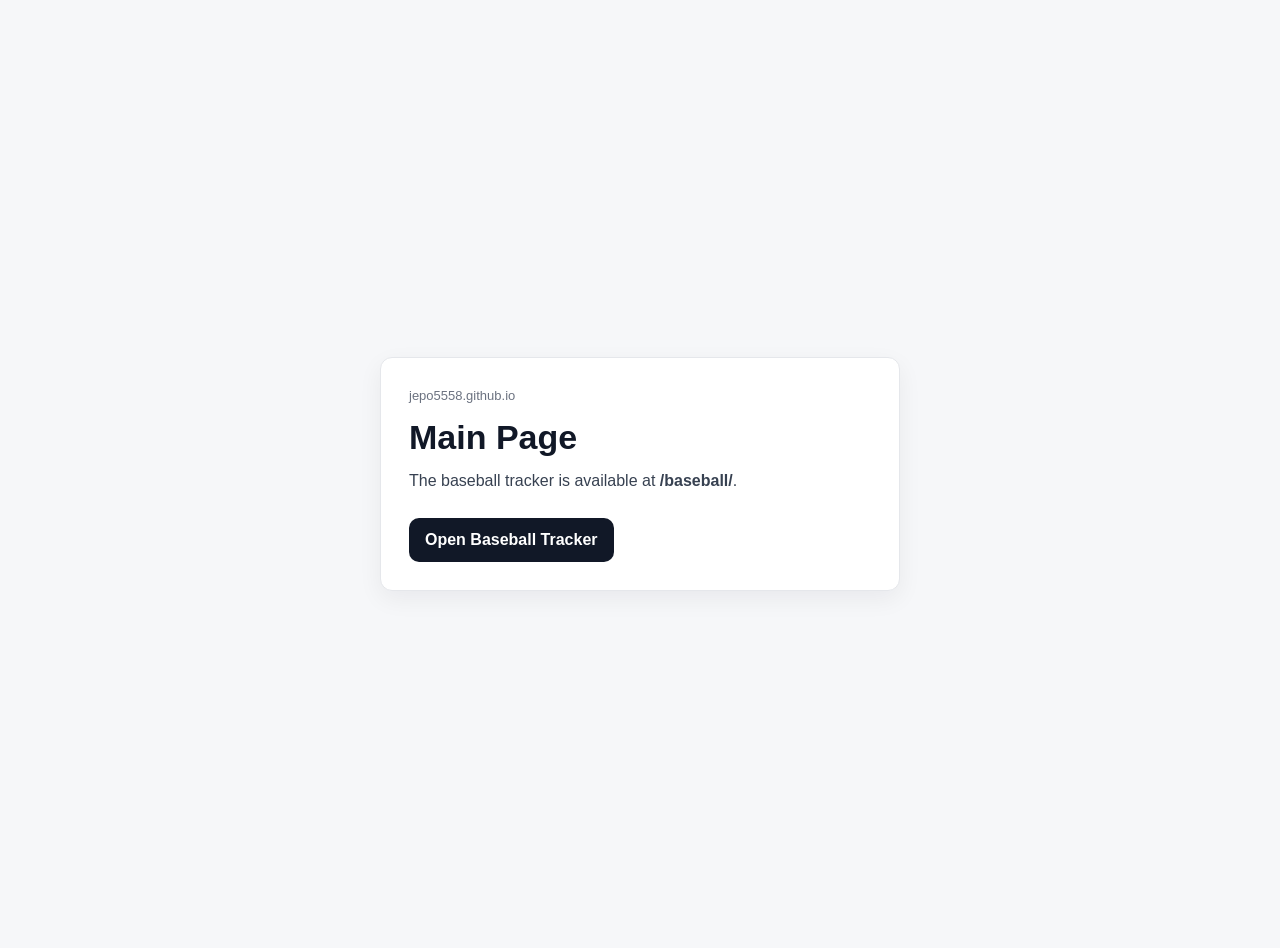
<file: index.html>
<!doctype html>
<html lang="en">
  <head>
    <meta charset="UTF-8" />
    <meta name="viewport" content="width=device-width, initial-scale=1.0" />
    <title>jepo5558</title>
    <meta
      name="description"
      content="Main page for jepo5558, with a link to the baseball tracker."
    />
    <style>
      :root {
        color-scheme: light;
      }

      body {
        margin: 0;
        font-family: Arial, Helvetica, sans-serif;
        background: #f6f7f9;
        color: #111827;
      }

      main {
        min-height: 100vh;
        display: grid;
        place-items: center;
        padding: 24px;
      }

      .panel {
        width: min(100%, 520px);
        background: #ffffff;
        border: 1px solid #e5e7eb;
        border-radius: 12px;
        padding: 28px;
        box-sizing: border-box;
        box-shadow: 0 8px 24px rgba(15, 23, 42, 0.06);
      }

      .eyebrow {
        margin: 0 0 12px;
        font-size: 13px;
        color: #6b7280;
      }

      h1 {
        margin: 0;
        font-size: 34px;
        line-height: 1.1;
      }

      p {
        margin: 12px 0 0;
        line-height: 1.6;
        color: #374151;
      }

      .actions {
        margin-top: 24px;
        display: flex;
        gap: 12px;
        flex-wrap: wrap;
      }

      a {
        display: inline-flex;
        align-items: center;
        justify-content: center;
        min-height: 44px;
        padding: 0 16px;
        border-radius: 10px;
        text-decoration: none;
        font-weight: 700;
      }

      .primary {
        background: #111827;
        color: white;
      }

      .secondary {
        border: 1px solid #d1d5db;
        color: #111827;
        background: #fff;
      }
    </style>
  </head>
  <body>
    <main>
      <section class="panel">
        <p class="eyebrow">jepo5558.github.io</p>
        <h1>Main Page</h1>
        <p>The baseball tracker is available at <strong>/baseball/</strong>.</p>
        <div class="actions">
          <a class="primary" href="/baseball/">Open Baseball Tracker</a>
        </div>
      </section>
    </main>
  </body>
</html>
</file>
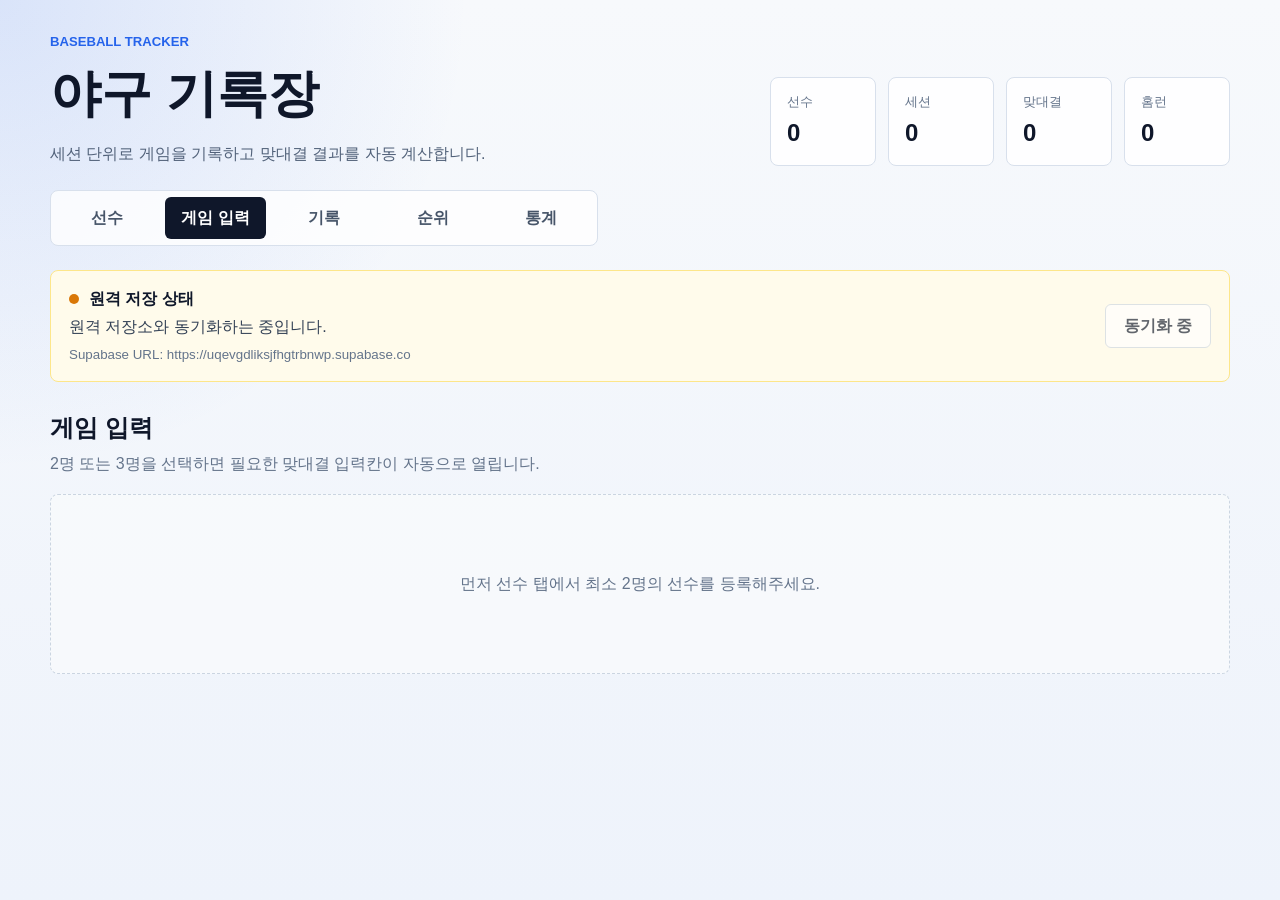
<file: baseball/index.html>
<!doctype html>
<html lang="ko">
  <head>
    <meta charset="UTF-8" />
    <meta name="viewport" content="width=device-width, initial-scale=1.0" />
    <title>Baseball Tracker</title>
    <script type="module" crossorigin src="/baseball/assets/index-DBZT8vGa.js"></script>
    <link rel="stylesheet" crossorigin href="/baseball/assets/index-DvAVbMMu.css">
  </head>
  <body>
    <div id="root"></div>
    <script src="./app-config.js"></script>
  </body>
</html>
</file>
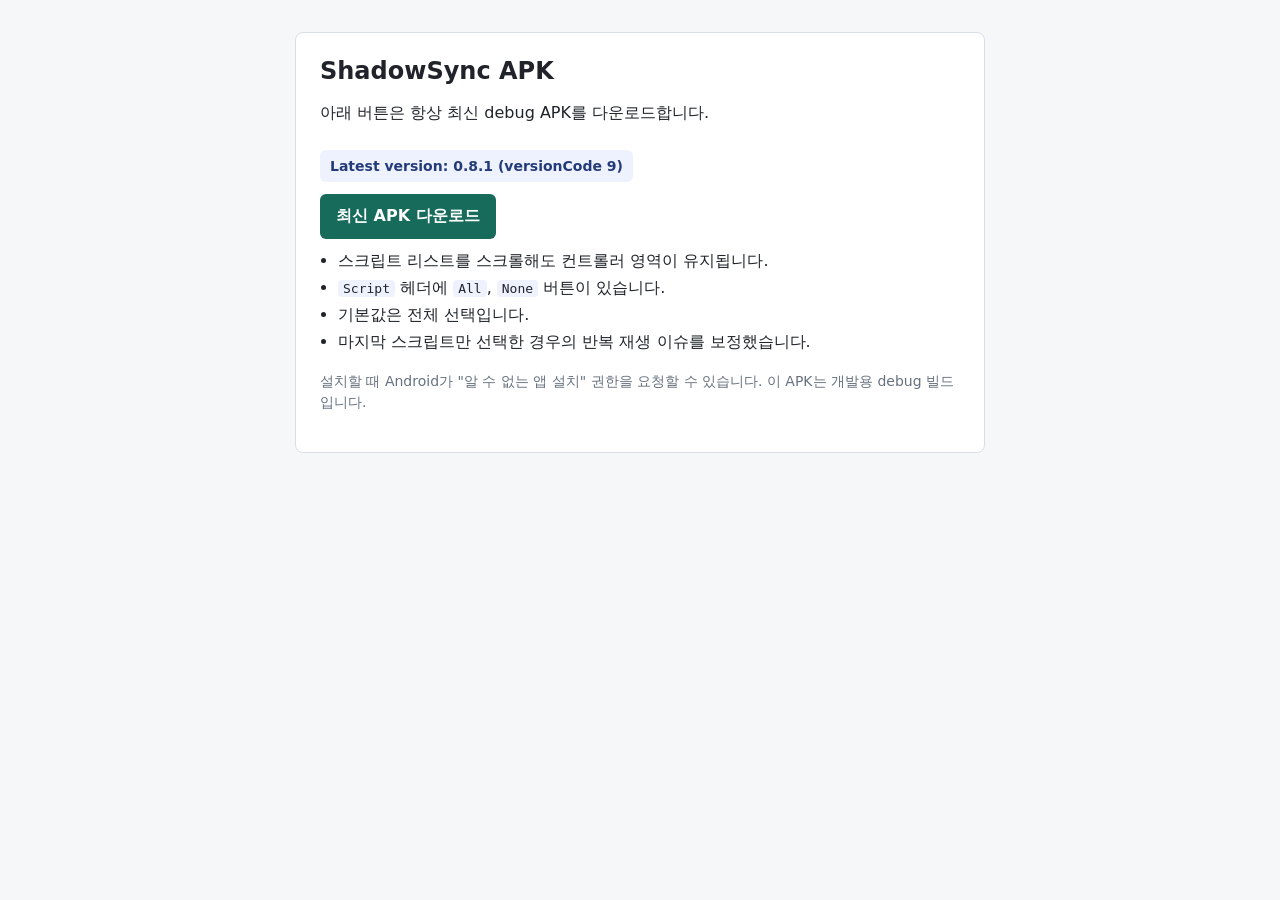
<file: plan/downloads/index.html>
﻿<!doctype html>
<html lang="ko">
  <head>
    <meta charset="UTF-8" />
    <meta name="viewport" content="width=device-width, initial-scale=1.0" />
    <title>ShadowSync APK Download</title>
    <style>
      body {
        background: #f6f7f9;
        color: #20242a;
        font-family: Inter, ui-sans-serif, system-ui, -apple-system, BlinkMacSystemFont, "Segoe UI", sans-serif;
        margin: 0;
        padding: 32px 18px;
      }
      main {
        background: #fff;
        border: 1px solid #d9dee5;
        border-radius: 8px;
        margin: 0 auto;
        max-width: 640px;
        padding: 24px;
      }
      h1 { font-size: 24px; margin: 0 0 12px; }
      p { line-height: 1.55; }
      .button {
        background: #176b5b;
        border-radius: 6px;
        color: #fff;
        display: inline-block;
        font-weight: 700;
        margin-top: 12px;
        padding: 12px 16px;
        text-decoration: none;
      }
      .note {
        color: #66717f;
        font-size: 14px;
        margin-top: 18px;
      }
      .version {
        background: #eef2ff;
        border-radius: 6px;
        color: #243b7a;
        display: inline-block;
        font-size: 14px;
        font-weight: 700;
        margin-top: 8px;
        padding: 8px 10px;
      }
      ul { margin: 12px 0 0 18px; padding: 0; }
      li { margin: 6px 0; }
      code { background: #eef2ff; border-radius: 4px; padding: 1px 5px; }
    </style>
  </head>
  <body>
    <main>
      <h1>ShadowSync APK</h1>
      <p>아래 버튼은 항상 최신 debug APK를 다운로드합니다.</p>
      <div class="version">Latest version: 0.8.1 (versionCode 9)</div>
      <br />
      <a class="button" href="https://raw.githubusercontent.com/jepo5558/jepo5558.github.io/main/plan/downloads/ShadowSync-debug.apk?v=0.8.1" download>최신 APK 다운로드</a>
      <ul>
        <li>스크립트 리스트를 스크롤해도 컨트롤러 영역이 유지됩니다.</li>
        <li><code>Script</code> 헤더에 <code>All</code>, <code>None</code> 버튼이 있습니다.</li>
        <li>기본값은 전체 선택입니다.</li>
        <li>마지막 스크립트만 선택한 경우의 반복 재생 이슈를 보정했습니다.</li>
      </ul>
      <p class="note">설치할 때 Android가 "알 수 없는 앱 설치" 권한을 요청할 수 있습니다. 이 APK는 개발용 debug 빌드입니다.</p>
    </main>
  </body>
</html>
</file>
<file: baseball/assets/index-DvAVbMMu.css>
:root{font-family:Inter,Apple SD Gothic Neo,Noto Sans KR,sans-serif;color:#0f172a;background:#eff4fb;line-height:1.5;font-weight:400}*{box-sizing:border-box}html,body,#root{min-height:100%;margin:0}body{background:radial-gradient(circle at top left,rgba(37,99,235,.14),transparent 30%),linear-gradient(180deg,#f7f9fc,#eef3fb)}button,input,select{font:inherit}button{cursor:pointer}.app-shell{min-height:100vh;padding:32px 20px 48px}.app-content{max-width:1180px;margin:0 auto}.page-header{display:flex;justify-content:space-between;align-items:flex-end;gap:24px;flex-wrap:wrap;margin-bottom:24px}.page-title h1{margin:4px 0 0;font-size:clamp(2.2rem,4vw,3.2rem)}.page-copy{margin:10px 0 0;color:#52627a}.eyebrow{margin:0;font-size:.82rem;font-weight:700;color:#2563eb;text-transform:uppercase}.summary-strip{display:grid;grid-template-columns:repeat(4,minmax(96px,1fr));gap:12px;min-width:min(100%,460px)}.summary-strip div{padding:14px 16px;border:1px solid #d8e0ec;border-radius:8px;background:#ffffffe6}.summary-strip span{display:block;color:#64748b;font-size:.82rem}.summary-strip strong{display:block;margin-top:4px;font-size:1.5rem}.tab-nav{display:inline-grid;grid-template-columns:repeat(5,minmax(88px,1fr));gap:8px;padding:6px;border:1px solid #d8e0ec;border-radius:8px;background:#fffc;margin-bottom:24px}.tab-button{min-height:42px;padding:0 16px;border:0;border-radius:6px;background:transparent;color:#475569;font-weight:600}.tab-button.active{background:#0f172a;color:#fff}.sync-banner{display:flex;justify-content:space-between;align-items:center;gap:16px;padding:16px 18px;border:1px solid #d8e0ec;border-radius:8px;background:#ffffffe0}.sync-banner.remote{border-color:#bfdbfe;background:#eff6ff}.sync-banner.connecting{border-color:#fde68a;background:#fffbeb}.sync-banner.local{border-color:#e2e8f0;background:#f8fafc}.sync-copy p,.sync-copy small{margin:0}.sync-copy p{margin-top:4px;color:#334155}.sync-copy small{display:block;margin-top:6px;color:#64748b}.sync-head{display:flex;align-items:center;gap:10px}.status-dot{width:10px;height:10px;border-radius:999px;background:#2563eb;flex:0 0 auto}.sync-banner.connecting .status-dot{background:#d97706}.sync-banner.local .status-dot{background:#64748b}.sync-actions{display:flex;align-items:center;gap:10px}.section{padding:28px 0 0}.section+.section{margin-top:28px}.section-heading{margin-bottom:18px}.section-heading h2,.section-heading h3{margin:0}.section-heading p{margin:6px 0 0;color:#64748b}.section-heading.secondary{margin-top:0}.inline-form{display:flex;gap:12px;align-items:center;max-width:540px}.inline-form input{flex:1}.primary-button,.secondary-button,.table-button,.segment-button{min-height:44px;padding:0 18px;border-radius:6px;font-weight:700}.primary-button{border:0;background:#2563eb;color:#fff}.secondary-button,.table-button,.segment-button{border:1px solid #cbd5e1;background:#fff;color:#0f172a}.segment-button.active{border-color:#0f172a;background:#0f172a;color:#fff}.segment-button:disabled{cursor:not-allowed;border-color:#d8e0ec;color:#94a3b8;background:#f8fafc}.primary-button:disabled,.secondary-button:disabled,.table-button:disabled,.segment-button:disabled,.tab-button:disabled,input:disabled,select:disabled{cursor:not-allowed;opacity:.65}.form-stack{display:grid;gap:18px}.field-row{display:grid;grid-template-columns:minmax(220px,280px) minmax(240px,320px);gap:16px}.participant-grid{display:grid;grid-template-columns:repeat(3,minmax(0,1fr));gap:16px}.field{display:flex;flex-direction:column;gap:8px}.field span{font-weight:600;color:#334155}.field input,.field select{width:100%;min-height:44px;padding:0 14px;border:1px solid #cbd5e1;border-radius:6px;background:#fff}.segmented-control{display:inline-grid;grid-template-columns:repeat(2,minmax(96px,1fr));gap:8px}.warning-text{margin:14px 0 0;color:#b91c1c;font-weight:600}.duel-list{display:grid;gap:18px;margin-top:24px}.duel-block{padding:20px;border:1px solid #d8e0ec;border-radius:8px;background:#ffffffe6}.duel-heading h3{margin:0;font-size:1.1rem}.duel-heading p{margin:6px 0 0;color:#64748b}.turn-grid{display:grid;gap:12px;margin-top:16px}.turn-row{display:grid;grid-template-columns:minmax(180px,1.3fr) 120px 120px;gap:12px;align-items:end}.turn-label{display:flex;flex-direction:column;justify-content:center;min-height:44px;padding:0 14px;border:1px solid #d8e0ec;border-radius:6px;background:#f8fafc}.turn-label strong{font-size:.95rem}.turn-label span{color:#64748b;font-size:.9rem}.compact-field input{min-width:0}.form-actions{display:flex;flex-wrap:wrap;gap:12px;margin-top:24px}.preview-panel{margin-top:28px}.duel-summary-grid{display:grid;grid-template-columns:repeat(auto-fit,minmax(220px,1fr));gap:12px;margin-top:14px}.duel-summary{padding:14px 16px;border:1px solid #d8e0ec;border-radius:8px;background:#f8fafc}.duel-summary strong,.duel-summary span{display:block}.duel-summary span{margin-top:4px;color:#64748b}.edit-banner{display:flex;align-items:center;justify-content:space-between;gap:12px;margin-bottom:18px;padding:14px 16px;border:1px solid #bfdbfe;border-radius:8px;background:#eff6ff}.edit-banner strong{display:block}.edit-banner p{margin:4px 0 0;color:#475569}.player-list{display:grid;grid-template-columns:repeat(auto-fit,minmax(180px,1fr));gap:12px;margin:20px 0 0;padding:0;list-style:none}.player-list li{display:grid;gap:4px;min-height:72px;padding:14px 16px;border:1px solid #d8e0ec;border-radius:8px;background:#ffffffe6}.player-list span{color:#64748b;font-size:.9rem}.stats-grid{display:grid;grid-template-columns:repeat(2,minmax(0,1fr));gap:24px}.table-wrapper{overflow-x:auto;border:1px solid #d8e0ec;border-radius:8px;background:#fff}table{width:100%;min-width:760px;border-collapse:collapse}th,td{padding:14px 16px;border-bottom:1px solid #e2e8f0;text-align:center;white-space:nowrap}th{background:#f8fafc;color:#475569;font-size:.92rem}tbody tr:last-child td{border-bottom:0}.name-cell{font-weight:700}.accent-cell{color:#2563eb;font-weight:700}.multiline-cell{min-width:220px;white-space:normal;text-align:left;line-height:1.45}.table-actions{display:flex;justify-content:center;gap:8px}.table-button{min-height:36px;padding:0 12px;font-weight:600}.table-button.danger{border-color:#fecaca;color:#b91c1c}.empty-state{display:grid;place-items:center;min-height:180px;padding:24px;border:1px dashed #cbd5e1;border-radius:8px;color:#64748b;text-align:center;background:#f8fafcd1}@media (max-width: 1024px){.page-header,.summary-strip{width:100%}.stats-grid,.participant-grid{grid-template-columns:1fr}}@media (max-width: 820px){.app-shell{padding:24px 14px 36px}.sync-banner{flex-direction:column;align-items:stretch}.tab-nav{width:100%;grid-template-columns:repeat(3,minmax(0,1fr))}.field-row,.turn-row{grid-template-columns:1fr}.summary-strip{grid-template-columns:repeat(2,minmax(0,1fr))}.inline-form{flex-direction:column;max-width:none}.inline-form button,.primary-button,.secondary-button{width:100%}.edit-banner,.form-actions{flex-direction:column;align-items:stretch}}@media (max-width: 560px){.tab-nav,.summary-strip{grid-template-columns:1fr}.duel-block{padding:16px}}
</file>
